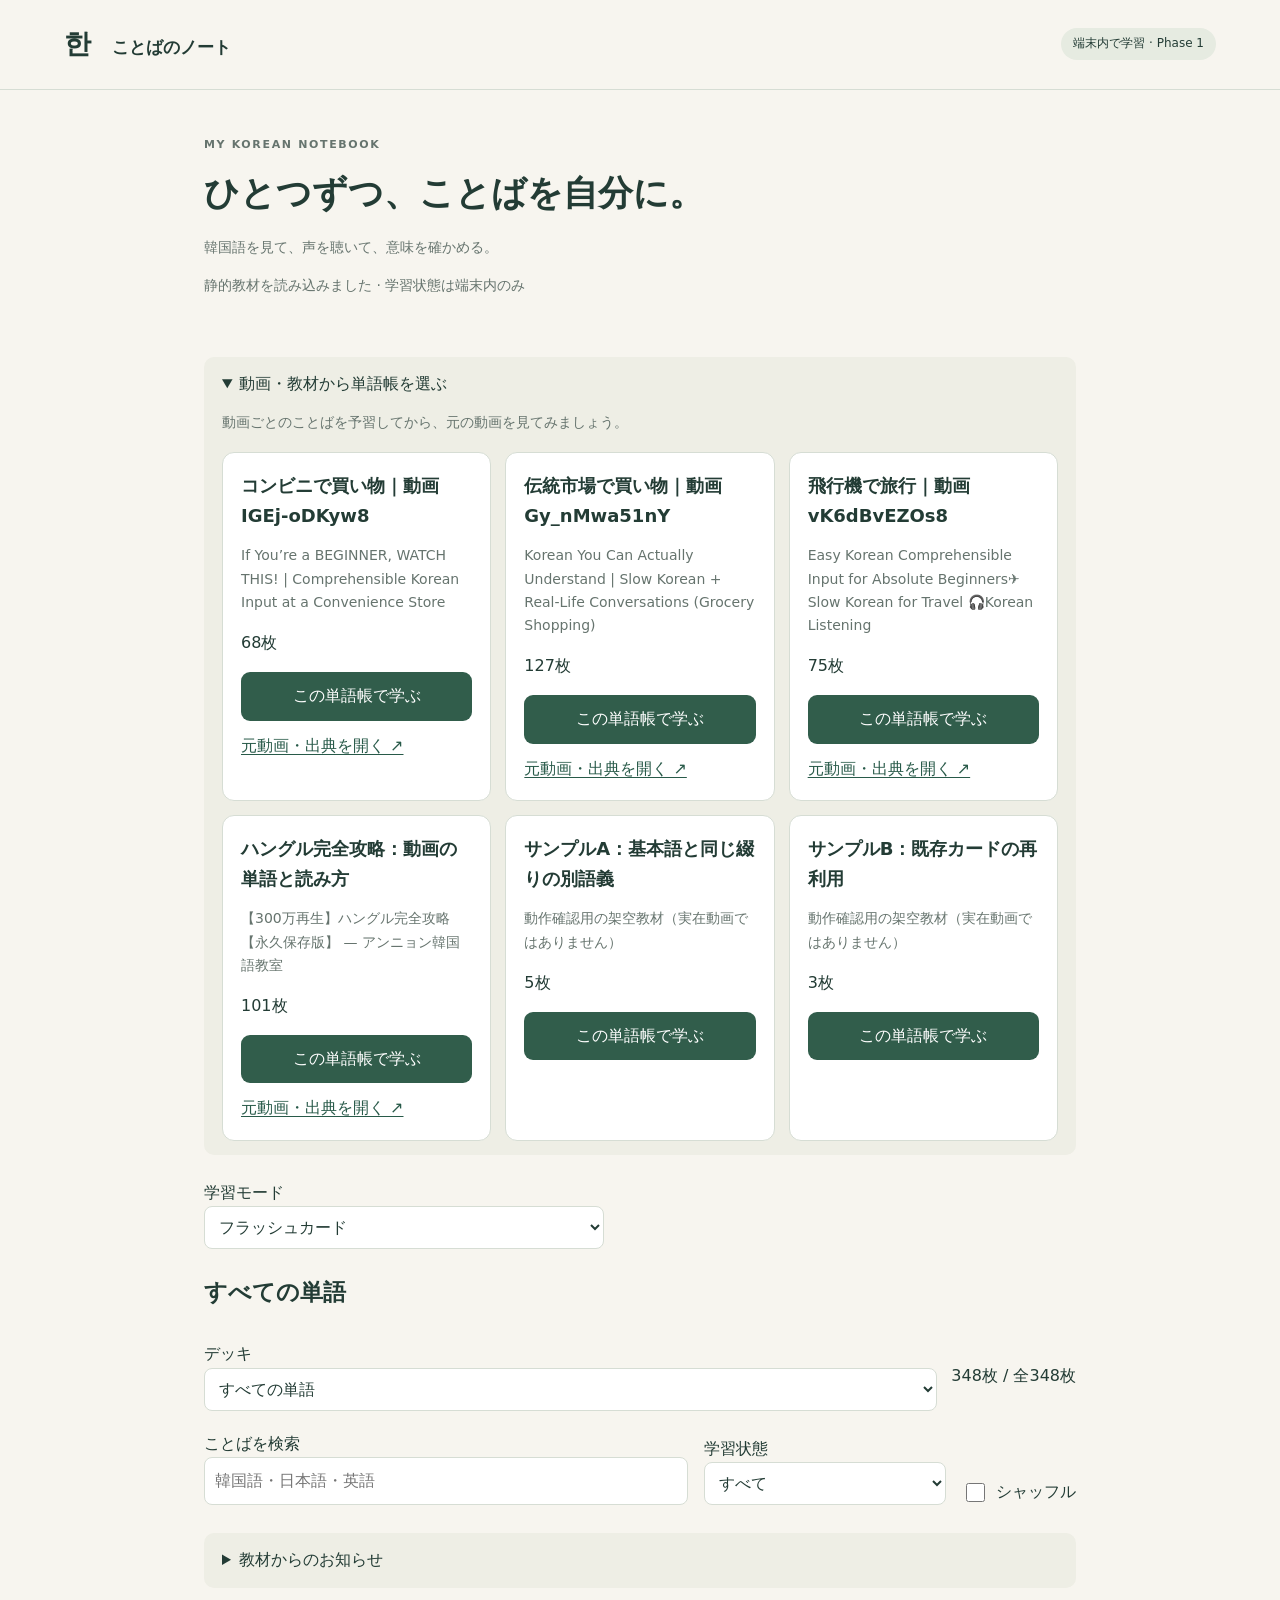
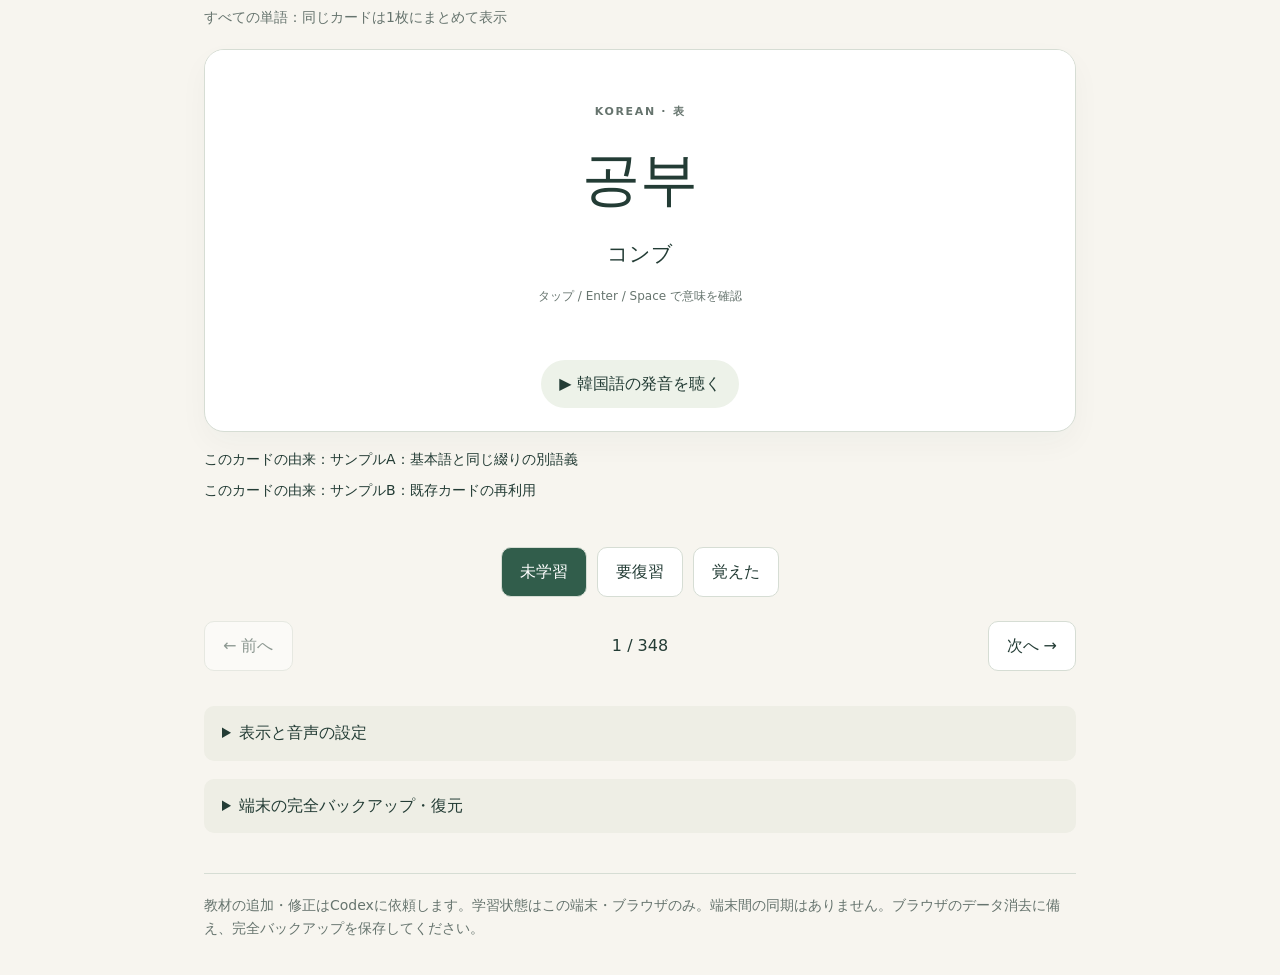
<file: docs/index.html>
<!doctype html><html lang="ja"><head><meta charset="utf-8"><meta name="viewport" content="width=device-width,initial-scale=1"><title>ことばのノート | 韓国語カード</title><link rel="stylesheet" href="./styles.css"></head>
<body><header><div class="brand">한 <span>ことばのノート</span></div><span class="badge">端末内で学習 · Phase 1</span></header><main>
<div class="intro"><p class="eyebrow">MY KOREAN NOTEBOOK</p><h1>ひとつずつ、ことばを自分に。</h1><p>韓国語を見て、声を聴いて、意味を確かめる。</p></div>
<p id="catalogStatus" class="muted" role="status">教材を読み込んでいます…</p><p id="message" role="status" aria-live="polite"></p>
<details id="deckLibrary" open><summary>動画・教材から単語帳を選ぶ</summary><p class="muted">動画ごとのことばを予習してから、元の動画を見てみましょう。</p><div id="deckCards" class="deck-grid"></div></details>
<details id="legacy" hidden><summary>以前のローカル教材について</summary><p id="legacyCount"></p><label class="inline"><input id="legacyAck" type="checkbox">旧データを保持して移行し、同じ語が重複する場合があることを確認しました</label><button id="migrate">Phase 0データをこの端末へ移行</button></details>
<section aria-label="カード閲覧"><label class="mode-select">学習モード<select id="studyMode"><option value="cards">フラッシュカード</option><option value="reading">読み方練習</option></select></label><h2 id="studyHeading" tabindex="-1">すべての単語</h2><div id="selectedSource" class="source-panel"></div><div class="toolbar"><label>デッキ<select id="deckSelect"><option value="">すべての単語</option></select></label><span id="count">0枚</span></div>
<div class="filters"><label>ことばを検索<input type="search" id="search" placeholder="韓国語・日本語・英語"></label><label>学習状態<select id="filter"><option value="">すべて</option><option value="unseen">未学習</option><option value="review">要復習</option><option value="known">覚えた</option></select></label><label class="inline"><input id="shuffle" type="checkbox">シャッフル</label></div>
<details id="warningsBox" hidden><summary>教材からのお知らせ</summary><ul id="warnings"></ul></details><p id="empty">表示するカードがありません。検索・絞り込み、教材の読み込み状態を確認してください。</p>
<section id="readingPanel" hidden aria-label="読み方練習">
<p class="muted">登録されたカナ読みとの照合です。実際の韓国語発音を判定するものではありません。ひらがな・カタカナ・半角カナ・空白の違いは同じと扱います。</p>
<p class="muted">読み未登録・要確認のカードは出題しません。練習結果は保存せず、「覚えた」などの学習状態も変更しません。</p>
<p id="readingExcluded"></p><p id="readingEmpty">出題できるカードがありません。デッキや絞り込みを変更してください。</p>
<p id="readingPosition"></p><p id="readingQuestion" class="reading-question" lang="ko"></p>
<div class="reading-actions" id="readingGuideActions"><button id="readingHint" type="button" aria-expanded="false" aria-controls="readingHintPanel">ヒント（先頭1文字）</button><button id="readingExplain" type="button" aria-expanded="false" aria-controls="readingExplainPanel">解説（全ての文字）</button><button id="readingReference" type="button" aria-expanded="false" aria-controls="readingReferencePanel">子音・母音・パッチムの読み方一覧</button></div>
<section id="readingHintPanel" class="hangul-guide" aria-label="先頭1文字のヒント" hidden></section>
<section id="readingExplainPanel" class="hangul-guide" aria-label="ハングルの構成解説" hidden></section>
<section id="readingReferencePanel" class="hangul-guide" aria-label="子音・母音・パッチムの読み方一覧" hidden></section>
<form id="readingForm" autocomplete="off"><label for="readingAnswer">日本語の読み</label><input id="readingAnswer" type="text" lang="ja" inputmode="text" enterkeyhint="done" autocomplete="off" autocapitalize="off" spellcheck="false" maxlength="500" aria-describedby="readingInputHelp"><p id="readingInputHelp" class="muted">長音・促音・小さい文字は区別します。変換を確定してから「答え合わせ」を押してください。</p><button id="readingSubmit" class="primary" type="submit">答え合わせ</button></form>
<p id="readingFeedback" role="status" aria-live="polite"></p><div id="readingResult"></div>
<div class="reading-actions"><button id="readingSpeak" type="button" hidden>▶ 韓国語の発音を聴く</button><button id="readingNext" type="button" hidden>次の問題 →</button><button id="readingRestart" type="button" hidden>もう一度練習</button></div>
</section><div id="studyContent" hidden><p id="source" class="muted"></p><div class="card-shell"><button id="card" class="card" aria-label="カードを裏返す"><span id="side" class="eyebrow"></span><span id="primary"></span><span id="secondary"></span><span id="flipHint"></span></button><button id="speak" class="audio">▶ 韓国語の発音を聴く</button></div>
<p id="review" class="review"></p><details id="aids"><summary>読みの補助・発音メモ</summary><div id="aidText"></div></details><div id="notes" hidden></div>
<div id="cardSources" class="source-panel" aria-label="このカードの由来"></div>
<div class="study-actions" aria-label="このカードの学習状態"><button id="unseen" aria-pressed="false">未学習</button><button id="reviewState" aria-pressed="false">要復習</button><button id="known" aria-pressed="false">覚えた</button></div>
<div class="navigation"><button id="prev">← 前へ</button><span id="position" aria-live="polite"></span><button id="next">次へ →</button></div></div></section>
<details class="settings"><summary>表示と音声の設定</summary><label class="inline"><input type="checkbox" id="kana" checked>カタカナを表示</label><label class="inline"><input type="checkbox" id="romanization">ローマ字（RR）を読み補助に表示</label><label class="inline"><input type="checkbox" id="ipa">IPAを読み補助に表示</label><p class="muted">カタカナは発音の近似です。</p><label>韓国語の音声<select id="voice"></select></label><label>読み上げ速度 <input id="rate" type="range" min="0.5" max="1.5" step="0.1" value="0.9"><output id="rateValue">0.9</output></label><p id="speechStatus" role="status"></p></details>
<details id="backupPanel"><summary>端末の完全バックアップ・復元</summary><p>全教材・所属・学習状態・表示設定を保存します。個人バックアップはGitへ入れず、手元に保管してください。</p><button id="export" disabled>完全バックアップを保存</button><h2>バックアップから復元</h2><p>20 MiBまで。同じIDは内容・状態を上書きし、ファイルにない既存データは残します。復元した内容は端末内でカタログ更新より優先します。</p><label>バックアップJSONファイル<input id="backupFile" type="file" accept=".json,application/json"></label><label>バックアップJSON本文<textarea id="backupText" rows="6" spellcheck="false"></textarea></label><button id="previewRestore" disabled>復元内容を確認</button><section id="restorePreview" hidden><p id="restoreSummary"></p><label class="inline"><input id="restoreAck" type="checkbox">同IDの上書きと復元内容の端末内保護を確認しました</label><button id="restoreConfirm" class="primary">確認した内容で復元</button></section>
<h2>配信教材の最新版に戻す</h2><p>復元保護を解除し、現在読み込んだカタログにあるIDの教材内容・デッキ・所属を配信版に戻します。学習状態とカタログにない教材は保持します。事前に完全バックアップを保存してください。</p><label class="inline"><input id="latestAck" type="checkbox">カタログにある教材の復元保護を解除することを確認しました</label><button id="latest" disabled>配信教材の最新版に戻す</button></details>
<footer>教材の追加・修正はCodexに依頼します。学習状態はこの端末・ブラウザのみ。端末間の同期はありません。ブラウザのデータ消去に備え、完全バックアップを保存してください。</footer>
</main><script type="module" src="./js/app.js"></script></body></html>
</file>
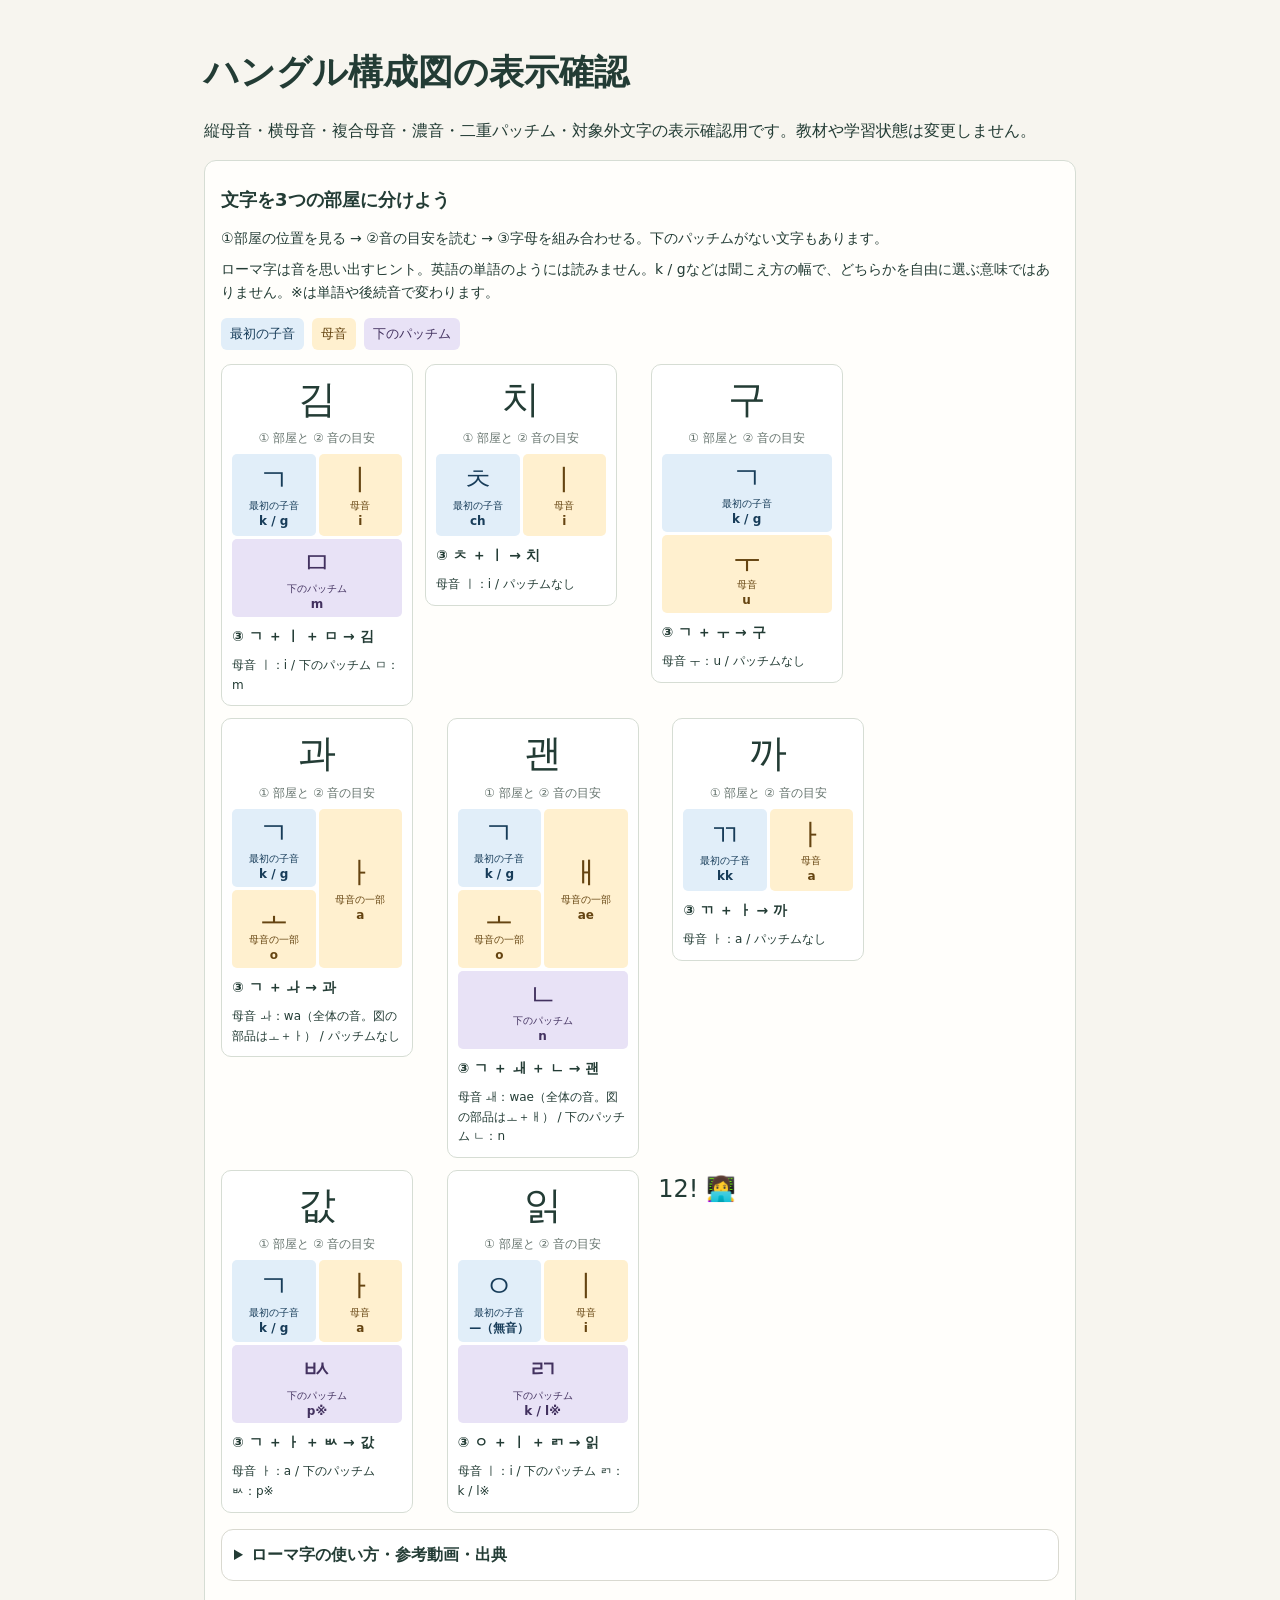
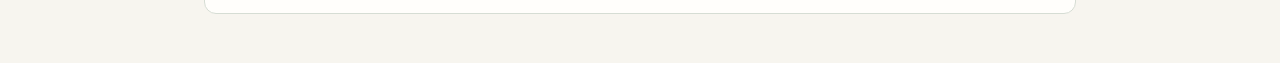
<file: docs/tests/hangul-preview.html>
<!doctype html><html lang="ja"><meta charset="utf-8"><meta name="viewport" content="width=device-width,initial-scale=1"><title>ハングル構成図の表示確認</title><link rel="stylesheet" href="../styles.css"><main><h1>ハングル構成図の表示確認</h1><p>縦母音・横母音・複合母音・濃音・二重パッチム・対象外文字の表示確認用です。教材や学習状態は変更しません。</p><section class="hangul-guide" id="preview"></section></main><script type="module">import {renderHangulGuide} from '../js/hangul-guide.js';renderHangulGuide(document.getElementById('preview'),'김치 구 과 괜 까 값 읽 12! 👩‍💻');</script></html>
</file>
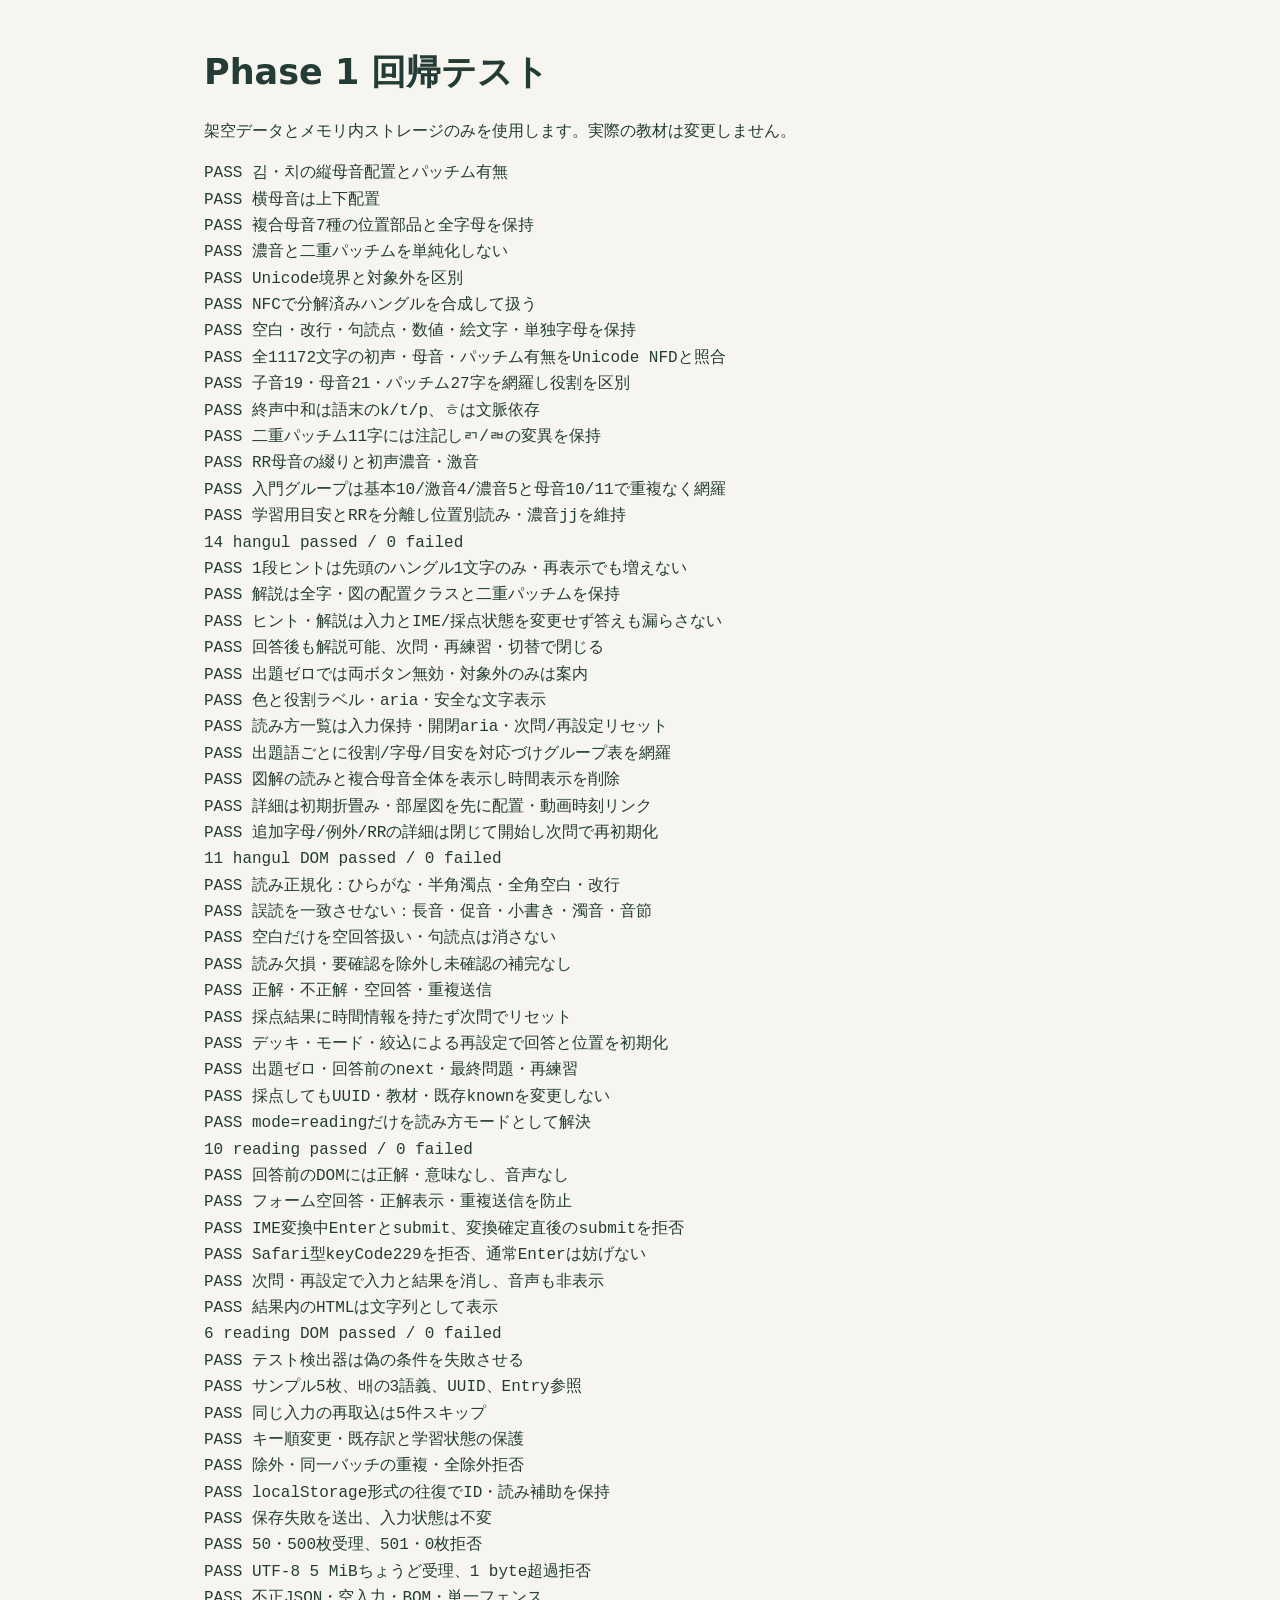
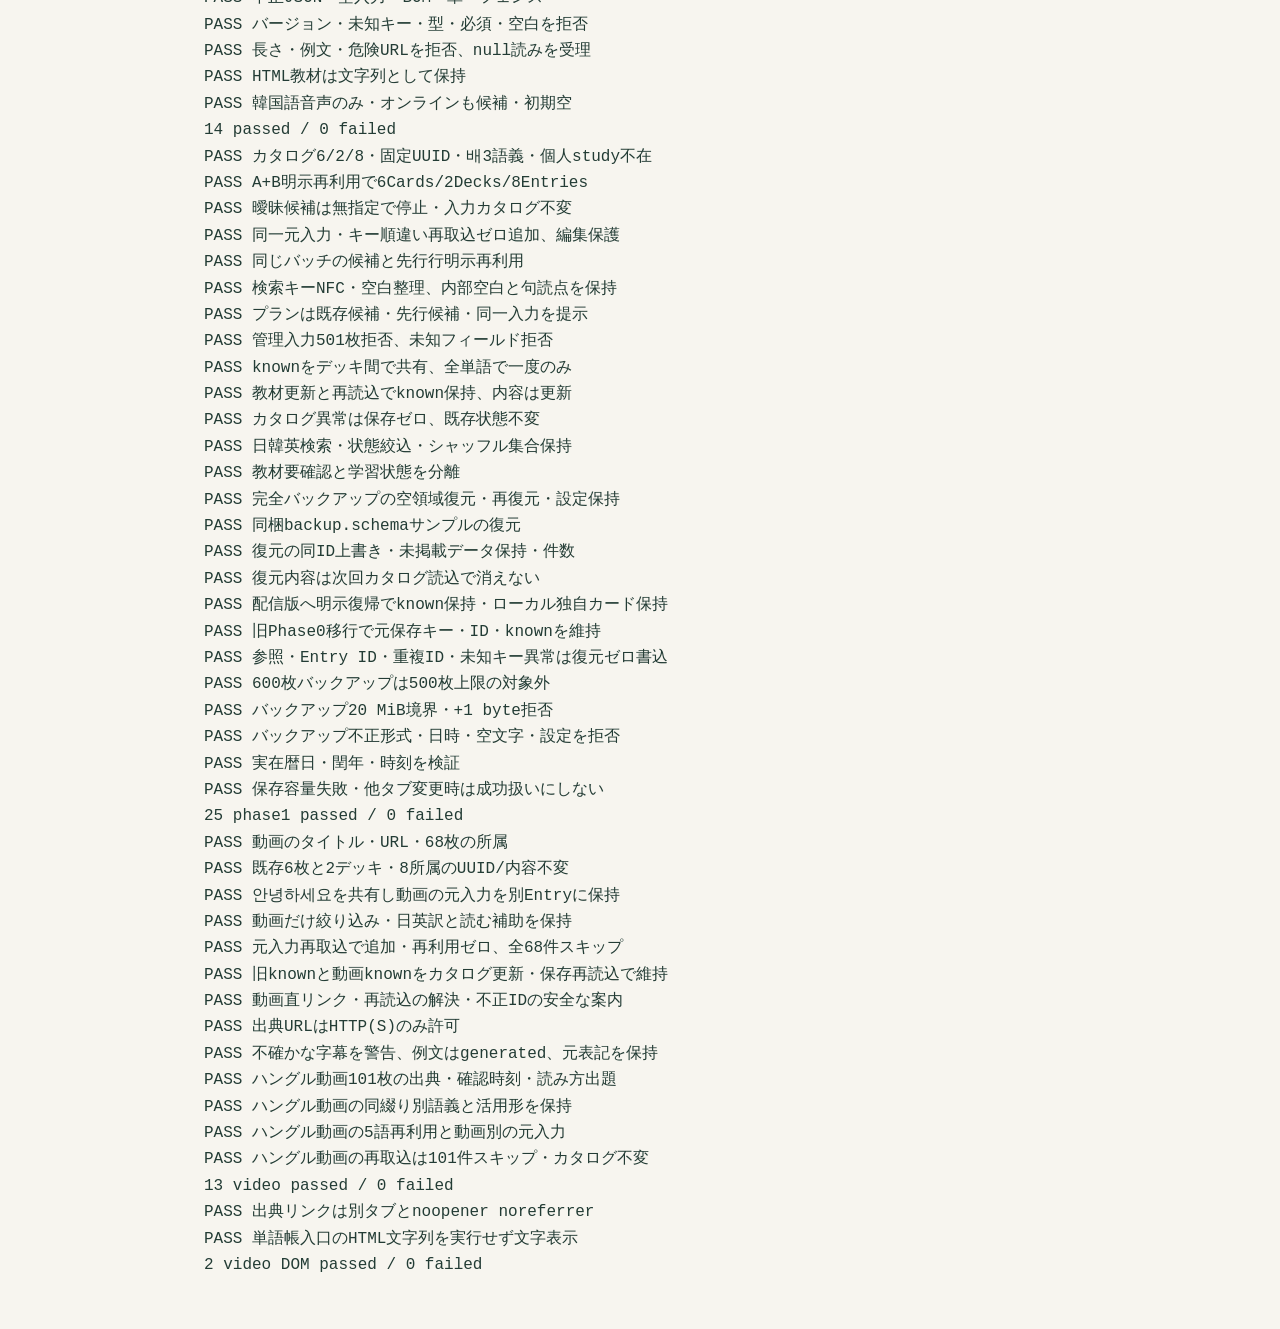
<file: docs/tests/run-tests.html>
<!doctype html><html lang="ja"><meta charset="utf-8"><meta name="viewport" content="width=device-width,initial-scale=1"><title>Phase 1 回帰テスト</title><link rel="stylesheet" href="../styles.css"><main><h1>Phase 1 回帰テスト</h1><p>架空データとメモリ内ストレージのみを使用します。実際の教材は変更しません。</p><pre id="results">実行中…</pre></main><script type="module">import {runHangulTests,runHangulDOMTests} from "./hangul-tests.js";import {runReadingTests,runReadingDOMTests} from "./reading-tests.js";import {runTests} from './tests.js';import {runPhase1} from './phase1-tests.js';import {runVideoTests,runVideoDOMTests} from './video-tests.js';try{const files=await Promise.all(['sample.deck.json','sample.additional.deck.json','tests/catalog.fixture.json','sample.backup.json','data/catalog.json'].map(async p=>{const r=await fetch('../'+p);if(!r.ok)throw new Error(p);return r.text();}));const template=new DOMParser().parseFromString(await (await fetch('../index.html')).text(),'text/html').getElementById('readingPanel');document.getElementById('results').textContent=[...runHangulTests(),...runHangulDOMTests(template),...runReadingTests(),...runReadingDOMTests(template),...runTests(files[0]),...runPhase1(...files.slice(0,4).map(s=>JSON.parse(s))),...runVideoTests(JSON.parse(files[4]),JSON.parse(files[2])),...runVideoDOMTests(JSON.parse(files[4]))].join('\n');}catch(e){document.getElementById('results').textContent='FAIL '+e.message;}</script></html>
</file>
<file: docs/styles.css>
:root{color-scheme:light;--ink:#233c35;--muted:#66746e;--paper:#f7f5ef;--line:#d6ddd4;--green:#315d4b}*{box-sizing:border-box}body{margin:0;background:var(--paper);color:var(--ink);font:16px/1.65 system-ui,"Yu Gothic",sans-serif}header{padding:22px max(5vw,20px);border-bottom:1px solid var(--line);display:flex;align-items:center;justify-content:space-between;gap:12px}.brand{font-size:27px;font-weight:650}.brand span{font-size:17px;margin-left:12px}.badge{font-size:12px;background:#e6ebe1;padding:6px 12px;border-radius:20px}main{max-width:920px;margin:auto;padding:35px 24px}.eyebrow{letter-spacing:.15em;font-size:11px;font-weight:650;color:var(--muted)}h1{font-size:clamp(24px,4vw,35px);font-weight:600;margin:9px 0}h2{font-size:23px}.intro>p:last-child,.muted,footer{color:var(--muted);font-size:14px}nav{display:flex;gap:10px;margin:30px 0 10px}button,select,input,textarea{font:inherit}button{cursor:pointer;border:1px solid var(--line);border-radius:10px;background:#fff;padding:11px 18px;color:var(--ink)}button:hover{background:#edf1e9}button:disabled{opacity:.5;cursor:default}button:focus-visible,select:focus-visible,textarea:focus-visible,input:focus-visible,summary:focus-visible{outline:3px solid #c08840;outline-offset:3px}nav button[aria-pressed=true],.primary{background:var(--green);color:white;border-color:var(--green)}[hidden]{display:none!important}#message{min-height:26px;overflow-wrap:anywhere}.error{color:#9b3428}.toolbar{display:flex;align-items:center;justify-content:space-between;gap:14px}.toolbar label{flex:1}label{display:block;margin:10px 0}select,textarea{display:block;width:100%;border:1px solid var(--line);background:white;border-radius:8px;padding:10px;color:var(--ink)}textarea{resize:vertical}input[type=file]{display:block;max-width:100%;margin-top:7px}input[type=checkbox]{width:19px;height:19px;accent-color:var(--green)}.card-shell{background:white;border:1px solid var(--line);border-radius:20px;margin-top:20px;overflow:hidden;box-shadow:0 12px 30px #263b3009}.card{width:100%;min-height:310px;border:0;border-radius:0;display:flex;flex-direction:column;align-items:center;justify-content:center;gap:16px;padding:30px}.card:hover{background:#fffef9}#primary{font-size:clamp(30px,6vw,58px);line-height:1.45;overflow-wrap:anywhere;max-width:100%}#secondary{font-size:21px;white-space:pre-wrap;overflow-wrap:anywhere;max-width:100%}#flipHint{font-size:12px;color:var(--muted)}.audio{display:block;margin:0 auto 23px;background:#edf2e9;border:0;border-radius:24px}.navigation{display:flex;justify-content:space-between;align-items:center;margin:24px 0}.review{color:#8d5721}details{margin:18px 0;padding:14px 18px;background:#eeeee5;border-radius:10px}summary{cursor:pointer;font-weight:550}#notes p,#aidText p{white-space:pre-wrap;overflow-wrap:anywhere}.settings{margin-top:35px}.settings label{max-width:570px}.inline{display:flex;align-items:center;gap:8px}.import-tools{display:flex;align-items:center;gap:20px;flex-wrap:wrap}.preview-row{display:flex;align-items:flex-start;gap:12px;padding:15px;background:white;border:1px solid var(--line);border-radius:9px}.preview-row span{overflow-wrap:anywhere;min-width:0;white-space:pre-wrap}#confirm{margin:18px 6px 0 0}footer{margin:40px 0 0;border-top:1px solid var(--line);padding-top:20px}#source,#warnings li,#previewWarnings li{overflow-wrap:anywhere}#rate{vertical-align:middle;max-width:55%}@media(max-width:520px){header{padding:15px;align-items:flex-start}.brand span{display:block;margin:0;font-size:13px}.badge{font-size:10px}main{padding:23px 16px}.toolbar{align-items:flex-end}#count{font-size:12px;white-space:nowrap}.card{min-height:280px;padding:25px 18px}button{padding:10px 13px}.navigation{gap:8px}}
input[type=search]{display:block;width:100%;padding:10px;border:1px solid var(--line);border-radius:8px;background:white;color:var(--ink)}.filters{display:grid;grid-template-columns:2fr 1fr auto;gap:16px;align-items:end}.filters label{min-width:0}.study-actions{display:flex;gap:10px;justify-content:center;margin-top:24px}.study-actions button[aria-pressed=true]{background:var(--green);color:white}#results{white-space:pre-wrap;overflow-wrap:anywhere}.inline input{flex-shrink:0}@media(max-width:600px){.filters{grid-template-columns:1fr 1fr;gap:4px 12px}.filters>label:first-child{grid-column:1/-1}.study-actions{gap:7px}}
.deck-grid{display:grid;grid-template-columns:repeat(auto-fit,minmax(min(100%,240px),1fr));gap:14px;margin-top:18px}.deck-tile{padding:18px;background:white;border:1px solid var(--line);border-radius:12px;min-width:0}.deck-tile h3{font-size:18px;margin:0 0 8px;overflow-wrap:anywhere}.deck-tile p,.source-panel{overflow-wrap:anywhere}.deck-tile a{display:block;margin-top:12px}.deck-open{background:var(--green);color:white!important;padding:11px 15px;border-radius:9px;text-decoration:none;text-align:center}a{color:#285a49;text-underline-offset:3px}a:focus-visible{outline:3px solid #c08840;outline-offset:3px}.source-panel{font-size:14px;padding:0 0 12px}.source-panel p{margin:8px 0}.source-panel:empty{display:none}#studyHeading{scroll-margin-top:20px}

.mode-select{max-width:400px;margin:25px 0}.reading-question{font-size:clamp(32px,7vw,60px);text-align:center;overflow-wrap:anywhere;background:white;border:1px solid var(--line);border-radius:18px;padding:30px 18px;margin:18px 0}#readingAnswer{display:block;width:100%;min-width:0;font-size:20px;padding:12px;border:1px solid var(--line);border-radius:8px;background:white;color:var(--ink)}#readingFeedback{font-weight:650;overflow-wrap:anywhere}#readingResult{overflow-wrap:anywhere}.reading-actions{display:flex;gap:12px;flex-wrap:wrap;margin-top:18px}#readingSubmit{min-height:48px}@media(max-width:520px){.reading-actions button{width:100%}#readingSubmit{width:100%}}

.hangul-guide{border:1px solid var(--line);border-radius:12px;background:#fffefb;padding:16px;margin:14px 0}.guide-note{font-size:14px;margin:8px 0}.jamo-legend{display:flex;flex-wrap:wrap;gap:8px;font-size:13px;margin:14px 0}.jamo-legend span{padding:5px 9px;border-radius:6px}.jamo-initial{background:#e1eef9;color:#173c59}.jamo-vowel{background:#fff0cf;color:#654411}.jamo-final{background:#e8e2f6;color:#42315f}.hangul-flow{display:flex;flex-wrap:wrap;gap:12px;align-items:flex-start}.hangul-figure{flex:0 1 192px;min-width:0;margin:0;padding:10px;border:1px solid var(--line);border-radius:10px;background:white}.hangul-original{font-size:38px;text-align:center;line-height:1.3}.guide-label{font-size:12px;text-align:center;color:var(--muted);margin:5px 0}.jamo-diagram{display:grid;gap:3px;grid-template-columns:1fr 1fr;grid-template-rows:82px;min-height:82px}.jamo-cell{display:flex;align-items:center;justify-content:center;flex-direction:column;min-width:0;border-radius:5px;padding:4px}.jamo-cell small{font-size:10px;line-height:1.2}.jamo-glyph{font-size:30px;line-height:1.25}.initial-cell{grid-area:1/1/2/2}.vertical .vowel-cell{grid-area:1/2/2/3}.horizontal{grid-template-rows:62px 62px}.horizontal .initial-cell{grid-area:1/1/2/3}.horizontal .vowel-cell{grid-area:2/1/3/3}.mixed{grid-template-rows:62px 62px}.mixed .vowel-bottom{grid-area:2/1/3/2}.mixed .vowel-right{grid-area:1/2/3/3}.final-cell{grid-column:1/-1;grid-row:3;min-height:62px}.vertical .final-cell{grid-row:2}.hangul-figure figcaption{font-size:12px;overflow-wrap:anywhere;margin-top:8px}.hangul-other{white-space:pre-wrap;overflow-wrap:anywhere;font-size:24px;min-width:.4em}.hangul-guide .hangul-flow{overflow-wrap:anywhere}@media(max-width:520px){.hangul-figure{flex-basis:calc((100% - 12px)/2);padding:6px}.jamo-glyph{font-size:26px}.jamo-diagram{grid-template-rows:76px}.horizontal,.mixed{grid-template-rows:58px 58px}.jamo-cell small{font-size:10px}.hangul-guide{padding:12px}}@media(max-width:360px){.hangul-figure{flex-basis:100%;max-width:200px}}

/* Romanized sound cues and wrapping reference tables. */
.jamo-reading{font-size:12px;line-height:1.2;font-weight:650;overflow-wrap:anywhere}.jamo-table{width:100%;table-layout:fixed;border-collapse:collapse;margin:24px 0 12px;font-size:14px}.jamo-table caption{text-align:left;font-weight:700;margin-bottom:8px;color:var(--ink)}.jamo-table th,.jamo-table td{border:1px solid #c8c9c5;padding:8px;text-align:left;vertical-align:top;overflow-wrap:anywhere;white-space:normal}.jamo-table thead{background:#fff8}.jamo-table tbody th{font-weight:600}.jamo-table:has(th:nth-child(3)) th:first-child{width:20%}.jamo-table:has(th:nth-child(3)) th:nth-child(2){width:24%}.jamo-cell{gap:2px}.jamo-diagram.horizontal,.jamo-diagram.mixed{grid-template-rows:minmax(78px,auto) minmax(78px,auto)}.jamo-diagram .final-cell{min-height:78px}.reading-actions button{max-width:100%;white-space:normal}@media(max-width:520px){.jamo-table{font-size:13px}.jamo-table th,.jamo-table td{padding:6px}.jamo-reading{font-size:11px}.jamo-diagram.horizontal,.jamo-diagram.mixed{grid-template-rows:minmax(76px,auto) minmax(76px,auto)}}

/* Beginner reading order, native disclosures, and syllable tables. */
.guide-heading{font-size:18px;margin:8px 0 12px}.reading-details{margin:16px 0;padding:12px;border:1px solid #d9d9d0;border-radius:12px;background:#fff}.reading-details summary{cursor:pointer;font-weight:650;line-height:1.65;overflow-wrap:anywhere}.reading-details[open] summary{margin-bottom:12px}.guide-links{display:flex;flex-wrap:wrap;gap:8px 18px}.word-reading-tables{display:grid;grid-template-columns:repeat(auto-fit,minmax(min(100%,280px),1fr));gap:16px}.word-reading-table{margin:8px 0}.word-reading-table th:first-child{width:38%!important}.word-reading-table th:nth-child(2){width:20%!important}.assembly-line{font-weight:650;font-size:14px}.hangul-figure figcaption p{margin:8px 0 0}.liaison-flow{display:flex;flex-wrap:wrap;align-items:center;gap:12px;padding:12px;background:#f5f2e9;border-radius:10px}.liaison-written,.liaison-spoken{font-size:20px}.liaison-arrow{font-size:13px}.final-reading-table th:first-child{width:28%!important}.final-reading-table th:nth-child(2){width:22%!important}
</file>
